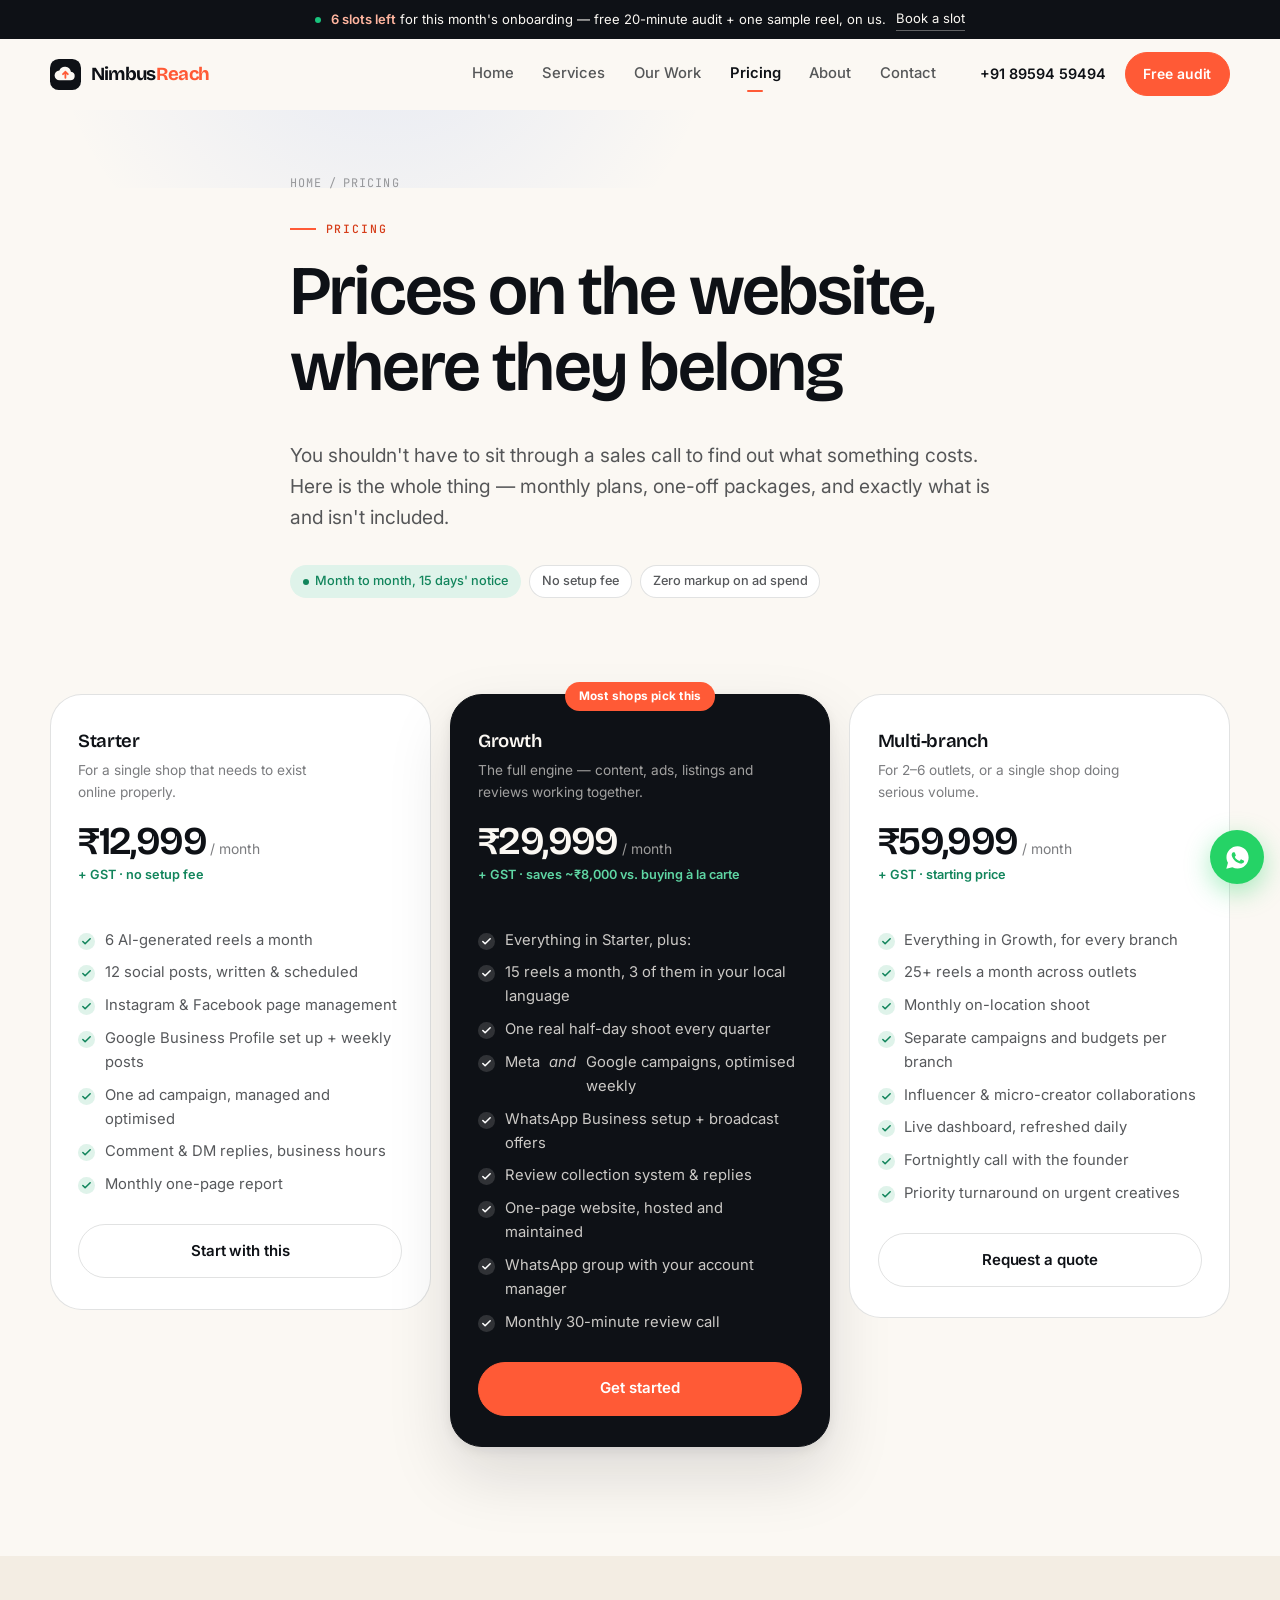
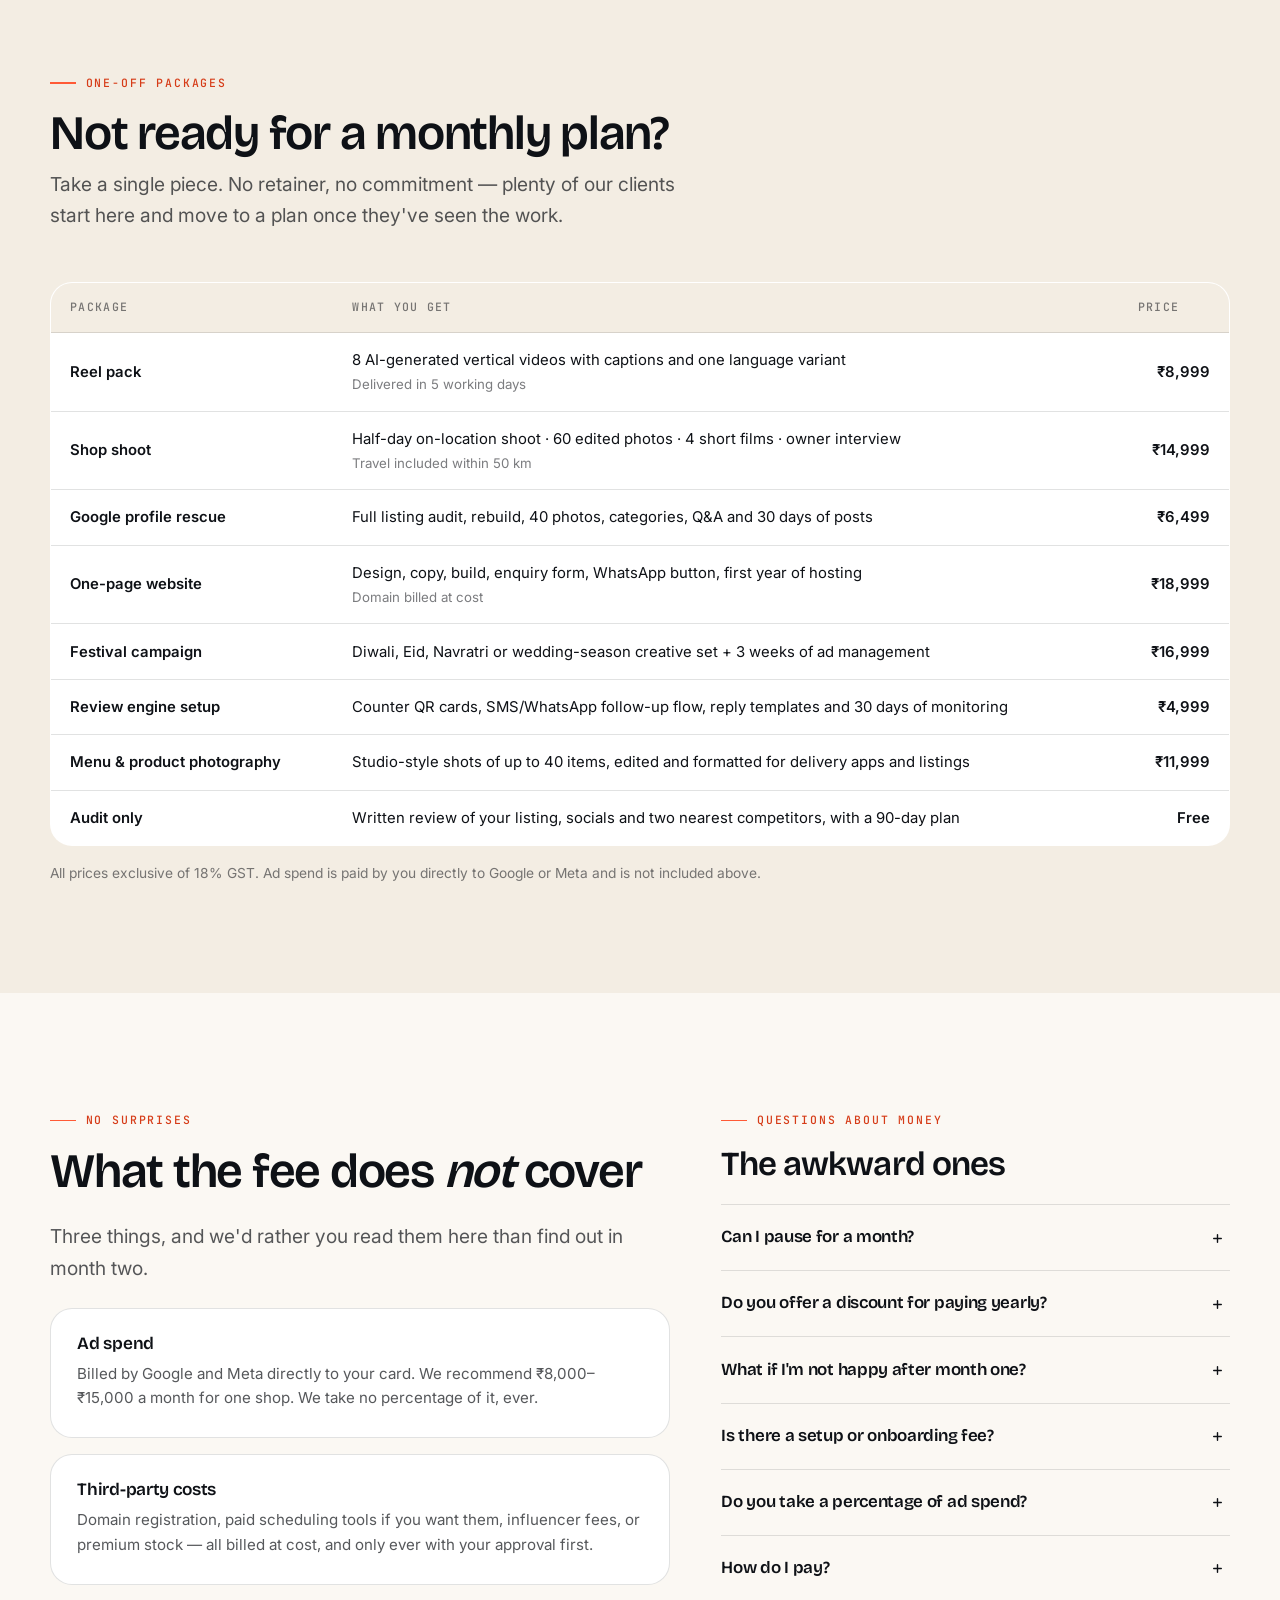
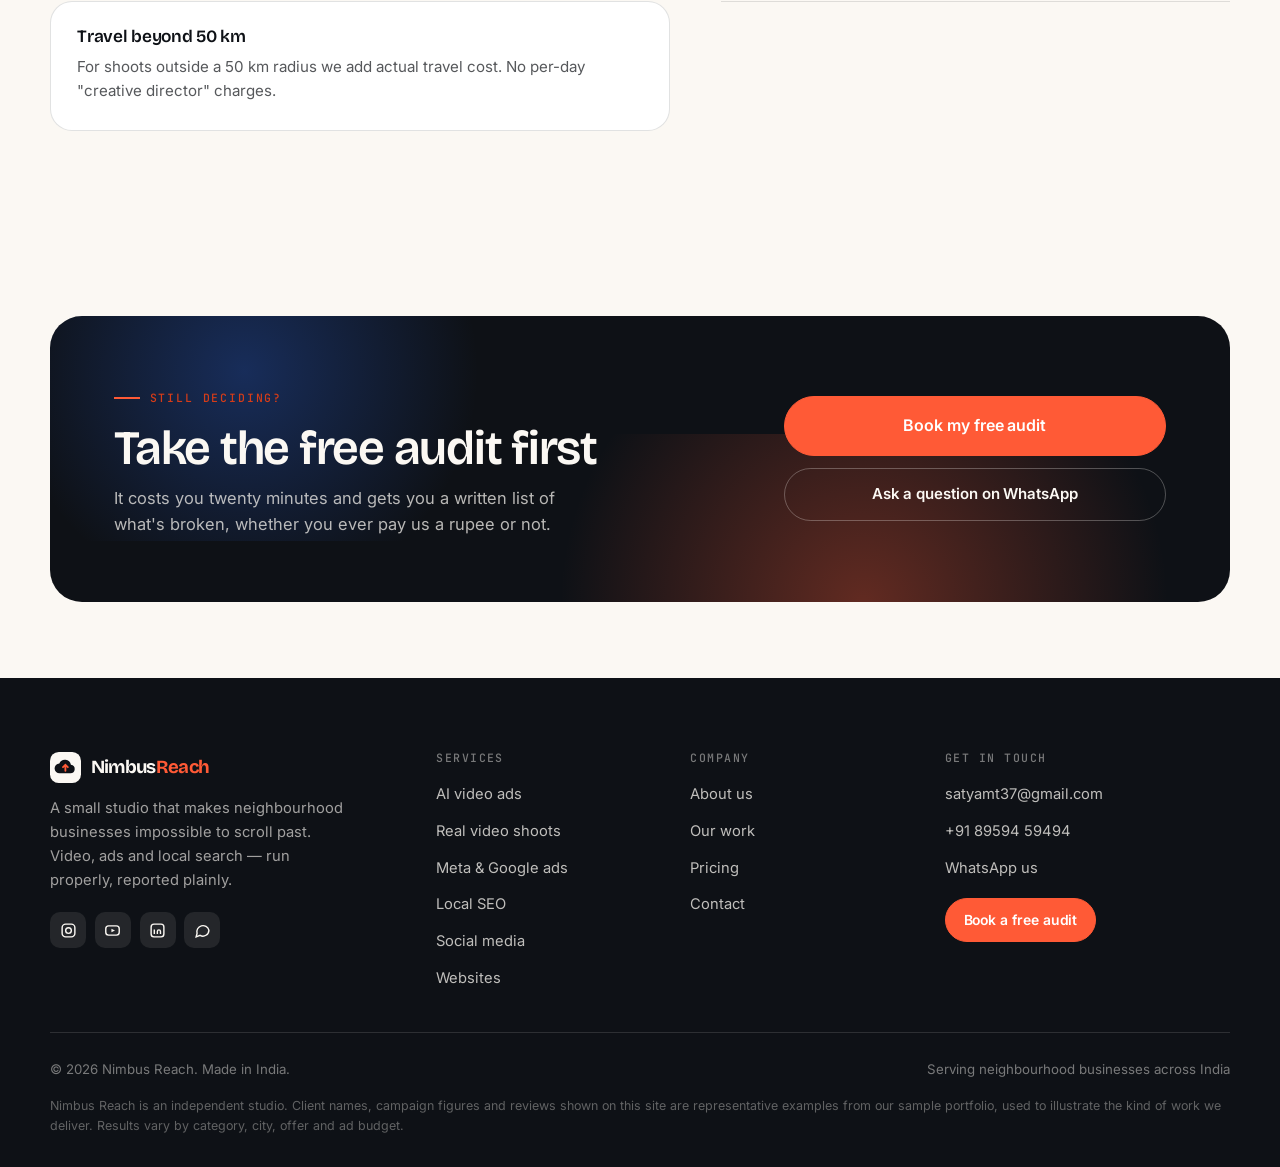
<file: pricing.html>
<!DOCTYPE html>
<html lang="en">
<head>
<meta charset="utf-8">
<meta name="viewport" content="width=device-width,initial-scale=1">
<title>Pricing — monthly plans &amp; one-off packages | Nimbus Reach</title>
<meta name="description" content="Transparent digital marketing pricing for local businesses in India. Monthly plans from ₹12,999 plus one-off video, shoot and website packages. No lock-in, no markup on ad spend.">
<meta name="theme-color" content="#0E1116">
<link rel="canonical" href="https://satyamt37.github.io/Digital_marketing/pricing.html">
<link rel="icon" href="assets/img/favicon.svg" type="image/svg+xml">
<meta property="og:title" content="Pricing | Nimbus Reach">
<meta property="og:description" content="Monthly plans from ₹12,999. No lock-in. No markup on ad spend.">
<meta property="og:image" content="https://satyamt37.github.io/Digital_marketing/assets/img/og.svg">
<link rel="preconnect" href="https://fonts.googleapis.com">
<link rel="preconnect" href="https://fonts.gstatic.com" crossorigin>
<link href="https://fonts.googleapis.com/css2?family=Bricolage+Grotesque:opsz,wght@12..96,400;12..96,600;12..96,700&family=Inter:wght@400;500;600&family=JetBrains+Mono:wght@400;500&display=swap" rel="stylesheet">
<link rel="stylesheet" href="assets/css/style.css">
</head>
<body>

<div class="topbar">
  <div class="wrap topbar__inner">
    <span class="dot dot--live"></span>
    <span><strong>6 slots left</strong> for this month's onboarding — free 20-minute audit + one sample reel, on us.</span>
    <a href="contact.html">Book a slot</a>
  </div>
</div>

<header class="header">
  <div class="wrap header__inner">
    <a class="logo" href="index.html" aria-label="Nimbus Reach home">
      <svg class="logo__mark" viewBox="0 0 32 32" fill="none" aria-hidden="true">
        <rect width="32" height="32" rx="9" fill="#0E1116"/>
        <path d="M10 22h11a4.5 4.5 0 0 0 .6-8.96 6.3 6.3 0 0 0-11.95-1.2A4.45 4.45 0 0 0 10 22Z" fill="#FBF8F3"/>
        <path d="M15.9 19.4v-6.2m0 0-2.5 2.5m2.5-2.5 2.5 2.5" stroke="#FF5A36" stroke-width="1.9" stroke-linecap="round" stroke-linejoin="round"/>
      </svg>
      <b>Nimbus<span>Reach</span></b>
    </a>
    <nav class="nav" id="nav" aria-label="Main">
      <a href="index.html">Home</a>
      <a href="services.html">Services</a>
      <a href="work.html">Our Work</a>
      <a href="pricing.html">Pricing</a>
      <a href="about.html">About</a>
      <a href="contact.html">Contact</a>
    </nav>
    <div class="header__cta">
      <a class="header__phone" href="tel:+918959459494" data-nr-phone>+91 89594 59494</a>
      <a class="btn btn--brand btn--sm" href="contact.html">Free audit</a>
      <button class="burger" type="button" aria-label="Menu" aria-expanded="false" aria-controls="nav"><span></span></button>
    </div>
  </div>
</header>

<main>

<section class="phero">
  <div class="wrap phero__inner">
    <div class="crumbs"><a href="index.html">Home</a><span>/</span>Pricing</div>
    <span class="eyebrow">Pricing</span>
    <h1>Prices on the website, where they belong</h1>
    <p class="lede">You shouldn't have to sit through a sales call to find out what something costs. Here is the whole thing — monthly plans, one-off packages, and exactly what is and isn't included.</p>
    <div class="hero__meta">
      <span class="chip chip--green"><span class="dot"></span> Month to month, 15 days' notice</span>
      <span class="chip">No setup fee</span>
      <span class="chip">Zero markup on ad spend</span>
    </div>
  </div>
</section>

<!-- PLANS -->
<section class="section" style="padding-top:clamp(2rem,4vw,3rem)">
  <div class="wrap">
    <div class="plans">
      <div class="plan rv">
        <div class="plan__name">Starter</div>
        <p class="plan__for">For a single shop that needs to exist online properly.</p>
        <div class="plan__price"><b>₹12,999</b><span>/ month</span></div>
        <span class="plan__save">+ GST · no setup fee</span>
        <ul class="ticks">
          <li>6 AI-generated reels a month</li>
          <li>12 social posts, written &amp; scheduled</li>
          <li>Instagram &amp; Facebook page management</li>
          <li>Google Business Profile set up + weekly posts</li>
          <li>One ad campaign, managed and optimised</li>
          <li>Comment &amp; DM replies, business hours</li>
          <li>Monthly one-page report</li>
        </ul>
        <a class="btn btn--ghost" href="contact.html?plan=Starter">Start with this</a>
      </div>

      <div class="plan plan--pop rv" data-delay="90">
        <span class="plan__badge">Most shops pick this</span>
        <div class="plan__name">Growth</div>
        <p class="plan__for">The full engine — content, ads, listings and reviews working together.</p>
        <div class="plan__price"><b>₹29,999</b><span>/ month</span></div>
        <span class="plan__save">+ GST · saves ~₹8,000 vs. buying à la carte</span>
        <ul class="ticks">
          <li>Everything in Starter, plus:</li>
          <li>15 reels a month, 3 of them in your local language</li>
          <li>One real half-day shoot every quarter</li>
          <li>Meta <em>and</em> Google campaigns, optimised weekly</li>
          <li>WhatsApp Business setup + broadcast offers</li>
          <li>Review collection system &amp; replies</li>
          <li>One-page website, hosted and maintained</li>
          <li>WhatsApp group with your account manager</li>
          <li>Monthly 30-minute review call</li>
        </ul>
        <a class="btn btn--brand" href="contact.html?plan=Growth">Get started</a>
      </div>

      <div class="plan rv" data-delay="180">
        <div class="plan__name">Multi-branch</div>
        <p class="plan__for">For 2–6 outlets, or a single shop doing serious volume.</p>
        <div class="plan__price"><b>₹59,999</b><span>/ month</span></div>
        <span class="plan__save">+ GST · starting price</span>
        <ul class="ticks">
          <li>Everything in Growth, for every branch</li>
          <li>25+ reels a month across outlets</li>
          <li>Monthly on-location shoot</li>
          <li>Separate campaigns and budgets per branch</li>
          <li>Influencer &amp; micro-creator collaborations</li>
          <li>Live dashboard, refreshed daily</li>
          <li>Fortnightly call with the founder</li>
          <li>Priority turnaround on urgent creatives</li>
        </ul>
        <a class="btn btn--ghost" href="contact.html?plan=Multi-branch">Request a quote</a>
      </div>
    </div>
  </div>
</section>

<!-- ONE-OFF -->
<section class="section section--paper2">
  <div class="wrap">
    <div class="head rv">
      <span class="eyebrow">One-off packages</span>
      <h2>Not ready for a monthly plan?</h2>
      <p class="lede">Take a single piece. No retainer, no commitment — plenty of our clients start here and move to a plan once they've seen the work.</p>
    </div>

    <div class="table-scroll rv">
      <table class="addons">
        <thead>
          <tr><th>Package</th><th>What you get</th><th>Price</th></tr>
        </thead>
        <tbody>
          <tr>
            <td><b>Reel pack</b></td>
            <td>8 AI-generated vertical videos with captions and one language variant<small>Delivered in 5 working days</small></td>
            <td>₹8,999</td>
          </tr>
          <tr>
            <td><b>Shop shoot</b></td>
            <td>Half-day on-location shoot · 60 edited photos · 4 short films · owner interview<small>Travel included within 50 km</small></td>
            <td>₹14,999</td>
          </tr>
          <tr>
            <td><b>Google profile rescue</b></td>
            <td>Full listing audit, rebuild, 40 photos, categories, Q&amp;A and 30 days of posts</td>
            <td>₹6,499</td>
          </tr>
          <tr>
            <td><b>One-page website</b></td>
            <td>Design, copy, build, enquiry form, WhatsApp button, first year of hosting<small>Domain billed at cost</small></td>
            <td>₹18,999</td>
          </tr>
          <tr>
            <td><b>Festival campaign</b></td>
            <td>Diwali, Eid, Navratri or wedding-season creative set + 3 weeks of ad management</td>
            <td>₹16,999</td>
          </tr>
          <tr>
            <td><b>Review engine setup</b></td>
            <td>Counter QR cards, SMS/WhatsApp follow-up flow, reply templates and 30 days of monitoring</td>
            <td>₹4,999</td>
          </tr>
          <tr>
            <td><b>Menu &amp; product photography</b></td>
            <td>Studio-style shots of up to 40 items, edited and formatted for delivery apps and listings</td>
            <td>₹11,999</td>
          </tr>
          <tr>
            <td><b>Audit only</b></td>
            <td>Written review of your listing, socials and two nearest competitors, with a 90-day plan</td>
            <td>Free</td>
          </tr>
        </tbody>
      </table>
    </div>
    <p style="margin-top:1rem;font-size:.86rem;color:var(--ink-55)">All prices exclusive of 18% GST. Ad spend is paid by you directly to Google or Meta and is not included above.</p>
  </div>
</section>

<!-- WHAT'S NOT INCLUDED + FAQ -->
<section class="section">
  <div class="wrap">
    <div class="split">
      <div class="rv">
        <span class="eyebrow">No surprises</span>
        <h2>What the fee does <em>not</em> cover</h2>
        <p class="lede" style="margin-bottom:1.5rem">Three things, and we'd rather you read them here than find out in month two.</p>
        <div class="card" style="margin-bottom:1rem">
          <h3 style="font-size:1.08rem">Ad spend</h3>
          <p>Billed by Google and Meta directly to your card. We recommend ₹8,000–₹15,000 a month for one shop. We take no percentage of it, ever.</p>
        </div>
        <div class="card" style="margin-bottom:1rem">
          <h3 style="font-size:1.08rem">Third-party costs</h3>
          <p>Domain registration, paid scheduling tools if you want them, influencer fees, or premium stock — all billed at cost, and only ever with your approval first.</p>
        </div>
        <div class="card">
          <h3 style="font-size:1.08rem">Travel beyond 50 km</h3>
          <p>For shoots outside a 50 km radius we add actual travel cost. No per-day "creative director" charges.</p>
        </div>
      </div>

      <div class="rv" data-delay="100">
        <span class="eyebrow">Questions about money</span>
        <h2 style="font-size:clamp(1.6rem,3vw,2.1rem)">The awkward ones</h2>
        <div class="faq" style="margin-top:1.4rem">
          <div class="faq__item">
            <button class="faq__q" type="button" aria-expanded="false">Can I pause for a month?</button>
            <div class="faq__a"><div>Yes — seasonal businesses do this all the time. Give us 15 days' notice and we'll park everything, keep the listing ticking over for free, and pick up where we left off.</div></div>
          </div>
          <div class="faq__item">
            <button class="faq__q" type="button" aria-expanded="false">Do you offer a discount for paying yearly?</button>
            <div class="faq__a"><div>Two months free on a twelve-month prepay. But we'd honestly rather you did three months monthly first and decided with evidence.</div></div>
          </div>
          <div class="faq__item">
            <button class="faq__q" type="button" aria-expanded="false">What if I'm not happy after month one?</button>
            <div class="faq__a"><div>Tell us in the first 30 days and we'll refund that month's fee in full. You keep every video, photo and file we produced. We've had to do it three times; each was our fault.</div></div>
          </div>
          <div class="faq__item">
            <button class="faq__q" type="button" aria-expanded="false">Is there a setup or onboarding fee?</button>
            <div class="faq__a"><div>No. The audit, strategy session, account setup and first content calendar are all part of month one.</div></div>
          </div>
          <div class="faq__item">
            <button class="faq__q" type="button" aria-expanded="false">Do you take a percentage of ad spend?</button>
            <div class="faq__a"><div>No. Percentage-of-spend billing quietly rewards an agency for spending more of your money. Our fee is flat, so the only way we look good is by making the spend work harder.</div></div>
          </div>
          <div class="faq__item">
            <button class="faq__q" type="button" aria-expanded="false">How do I pay?</button>
            <div class="faq__a"><div>UPI, bank transfer or card. Invoice raised on the 1st, GST included, payable within seven days.</div></div>
          </div>
        </div>
      </div>
    </div>
  </div>
</section>

<section class="section section--tight">
  <div class="wrap">
    <div class="cta rv">
      <div class="cta__inner">
        <div>
          <span class="eyebrow">Still deciding?</span>
          <h2>Take the free audit first</h2>
          <p>It costs you twenty minutes and gets you a written list of what's broken, whether you ever pay us a rupee or not.</p>
        </div>
        <div class="cta__side">
          <a class="btn btn--brand btn--lg" href="contact.html">Book my free audit</a>
          <a class="btn btn--outline-light" href="#" data-nr-wa target="_blank" rel="noopener">Ask a question on WhatsApp</a>
        </div>
      </div>
    </div>
  </div>
</section>

</main>

<footer class="footer">
  <div class="wrap">
    <div class="footer__grid">
      <div>
        <a class="logo" href="index.html">
          <svg class="logo__mark" viewBox="0 0 32 32" fill="none" aria-hidden="true">
            <rect width="32" height="32" rx="9" fill="#FBF8F3"/>
            <path d="M10 22h11a4.5 4.5 0 0 0 .6-8.96 6.3 6.3 0 0 0-11.95-1.2A4.45 4.45 0 0 0 10 22Z" fill="#0E1116"/>
            <path d="M15.9 19.4v-6.2m0 0-2.5 2.5m2.5-2.5 2.5 2.5" stroke="#FF5A36" stroke-width="1.9" stroke-linecap="round" stroke-linejoin="round"/>
          </svg>
          <b>Nimbus<span>Reach</span></b>
        </a>
        <p>A small studio that makes neighbourhood businesses impossible to scroll past. Video, ads and local search — run properly, reported plainly.</p>
        <div class="socials">
          <a href="#" aria-label="Instagram"><svg width="17" height="17" viewBox="0 0 24 24" fill="none" stroke="currentColor" stroke-width="2"><rect x="3" y="3" width="18" height="18" rx="5"/><circle cx="12" cy="12" r="4"/></svg></a>
          <a href="#" aria-label="YouTube"><svg width="17" height="17" viewBox="0 0 24 24" fill="none" stroke="currentColor" stroke-width="2"><rect x="2.5" y="5.5" width="19" height="13" rx="4"/><path d="m10.5 9.5 5 2.5-5 2.5z" fill="currentColor" stroke="none"/></svg></a>
          <a href="#" aria-label="LinkedIn"><svg width="17" height="17" viewBox="0 0 24 24" fill="none" stroke="currentColor" stroke-width="2"><rect x="3" y="3" width="18" height="18" rx="4"/><path d="M7.5 10.5V17M7.5 7.2v.01M11.8 17v-3.7a2.2 2.2 0 0 1 4.4 0V17"/></svg></a>
          <a href="#" data-nr-wa aria-label="WhatsApp" target="_blank" rel="noopener"><svg width="17" height="17" viewBox="0 0 24 24" fill="none" stroke="currentColor" stroke-width="2"><path d="M21 11.5a8.4 8.4 0 0 1-12.4 7.4L3 21l1.3-4.9A8.4 8.4 0 1 1 21 11.5Z"/></svg></a>
        </div>
      </div>
      <div>
        <h4>Services</h4>
        <ul>
          <li><a href="services.html#ai-video">AI video ads</a></li>
          <li><a href="services.html#real-video">Real video shoots</a></li>
          <li><a href="services.html#ads">Meta &amp; Google ads</a></li>
          <li><a href="services.html#seo">Local SEO</a></li>
          <li><a href="services.html#social">Social media</a></li>
          <li><a href="services.html#web">Websites</a></li>
        </ul>
      </div>
      <div>
        <h4>Company</h4>
        <ul>
          <li><a href="about.html">About us</a></li>
          <li><a href="work.html">Our work</a></li>
          <li><a href="pricing.html">Pricing</a></li>
          <li><a href="contact.html">Contact</a></li>
        </ul>
      </div>
      <div>
        <h4>Get in touch</h4>
        <ul>
          <li><a href="mailto:satyamt37@gmail.com" data-nr-email>satyamt37@gmail.com</a></li>
          <li><a href="tel:+918959459494" data-nr-phone>+91 89594 59494</a></li>
          <li><a href="#" data-nr-wa target="_blank" rel="noopener">WhatsApp us</a></li>
          <li><span data-nr-address></span></li>
        </ul>
        <a class="btn btn--brand btn--sm" href="contact.html" style="margin-top:1.1rem">Book a free audit</a>
      </div>
    </div>
    <div class="footer__bottom">
      <span>© <span data-year>2026</span> Nimbus Reach. Made in India.</span>
      <span>Serving neighbourhood businesses across India</span>
    </div>
    <p class="disclaimer">
      Nimbus Reach is an independent studio. Client names, campaign figures and reviews shown on this
      site are representative examples from our sample portfolio, used to illustrate the kind of work
      we deliver. Results vary by category, city, offer and ad budget.
    </p>
  </div>
</footer>

<a class="wa" href="#" data-nr-wa target="_blank" rel="noopener" aria-label="Chat on WhatsApp">
  <svg width="27" height="27" viewBox="0 0 24 24" fill="#fff"><path d="M12.04 2C6.6 2 2.2 6.4 2.2 11.84c0 1.74.46 3.44 1.32 4.93L2.05 22l5.36-1.4a9.8 9.8 0 0 0 4.63 1.18h.01c5.43 0 9.84-4.4 9.84-9.84S17.47 2 12.04 2Zm5.76 14.06c-.24.68-1.42 1.3-1.95 1.34-.5.05-.97.23-3.27-.68-2.76-1.09-4.5-3.9-4.64-4.08-.13-.18-1.1-1.47-1.1-2.8 0-1.33.7-1.98.94-2.25.25-.27.54-.34.72-.34l.52.01c.17.01.39-.06.61.47.23.54.77 1.87.84 2 .07.14.11.3.02.48-.09.18-.14.29-.27.45-.14.16-.29.35-.41.47-.14.13-.28.28-.12.55.16.27.72 1.18 1.54 1.91 1.06.94 1.95 1.23 2.22 1.37.27.14.43.11.59-.07.16-.18.68-.79.86-1.06.18-.27.36-.23.61-.14.25.09 1.57.74 1.84.87.27.14.45.2.52.32.07.11.07.63-.17 1.31Z"/></svg>
</a>

<script src="assets/js/site.js"></script>
</body>
</html>
</file>
<file: assets/css/style.css>
/* ==========================================================================
   Nimbus Reach — core stylesheet
   Palette: warm paper + deep ink + vermilion accent + nimbus blue
   ========================================================================== */

:root{
  --ink:#0E1116;
  --ink-70:rgba(14,17,22,.7);
  --ink-55:rgba(14,17,22,.55);
  --ink-40:rgba(14,17,22,.4);
  --ink-12:rgba(14,17,22,.12);
  --ink-07:rgba(14,17,22,.07);

  --paper:#FBF8F3;
  --paper-2:#F3EDE3;
  --paper-3:#EAE2D5;
  --white:#fff;

  --brand:#FF5A36;
  --brand-deep:#D63C18;
  --brand-soft:#FFE9E2;

  --sky:#2E6DF6;
  --sky-soft:#E4EDFF;
  --mist:#DCE7F5;

  --green:#12855C;
  --green-soft:#DFF3EA;
  --gold:#E1A32B;
  --gold-soft:#FBF0D8;

  --radius-s:8px;
  --radius:14px;
  --radius-l:22px;
  --radius-xl:32px;

  --shadow-s:0 1px 2px rgba(14,17,22,.06), 0 2px 8px rgba(14,17,22,.05);
  --shadow-m:0 2px 6px rgba(14,17,22,.06), 0 12px 32px rgba(14,17,22,.08);
  --shadow-l:0 4px 12px rgba(14,17,22,.07), 0 28px 64px rgba(14,17,22,.13);

  --font-display:"Bricolage Grotesque","Segoe UI",system-ui,sans-serif;
  --font-body:"Inter","Segoe UI",system-ui,-apple-system,sans-serif;
  --font-mono:"JetBrains Mono",ui-monospace,SFMono-Regular,Menlo,monospace;

  --wrap:1180px;
  --nav-h:70px;
}

*,*::before,*::after{box-sizing:border-box}

html{scroll-behavior:smooth;scroll-padding-top:90px;-webkit-text-size-adjust:100%}

body{
  margin:0;
  font-family:var(--font-body);
  font-size:16.5px;
  line-height:1.62;
  color:var(--ink);
  background:var(--paper);
  -webkit-font-smoothing:antialiased;
  overflow-x:clip;          /* clip beats hidden: doesn't create a scroll container */
  min-height:100dvh;
}

img{max-width:100%;height:auto;display:block}
a{color:inherit;text-decoration:none}
button{font:inherit;color:inherit}

/* long emails, URLs and unbroken words must never widen a phone layout */
p,li,td,th,h1,h2,h3,h4,a,span,label{overflow-wrap:break-word}
h1,h2,h3,h4{hyphens:auto}

/* Grid and flex children default to min-width:auto, which means they refuse to
   shrink below their content. On a 320px phone that is what pushes a layout
   sideways. Every track in this design is allowed to shrink instead. */
.split > *,.bento > *,.plans > *,.works > *,.form__row > *,.stats > *,.steps > *{min-width:0}
select,input,textarea{min-width:0;max-width:100%}

h1,h2,h3,h4{
  font-family:var(--font-display);
  font-weight:600;
  line-height:1.08;
  letter-spacing:-.026em;
  margin:0 0 .5em;
  text-wrap:balance;
}
h1{font-size:clamp(2.5rem,6.2vw,4.35rem)}
h2{font-size:clamp(1.95rem,4.1vw,3rem)}
h3{font-size:clamp(1.2rem,2.1vw,1.5rem);letter-spacing:-.018em}
h4{font-size:1.03rem;letter-spacing:-.01em}
p{margin:0 0 1.05em;text-wrap:pretty}
p:last-child{margin-bottom:0}

::selection{background:var(--brand);color:#fff}

/* ---------- layout helpers ---------- */
.wrap{width:min(100% - 2.6rem,var(--wrap));margin-inline:auto}
.section{padding:clamp(4.2rem,8.5vw,7.5rem) 0}
.section--tight{padding:clamp(3rem,6vw,4.75rem) 0}
.section--paper2{background:var(--paper-2)}
.section--ink{background:var(--ink);color:var(--paper)}
.center{text-align:center}
.lede{font-size:clamp(1.06rem,1.6vw,1.2rem);color:var(--ink-70);max-width:60ch}
.center .lede{margin-inline:auto}
.section--ink .lede{color:rgba(251,248,243,.72)}

/* ---------- eyebrow / kicker ---------- */
.eyebrow{
  font-family:var(--font-mono);
  font-size:.715rem;
  letter-spacing:.16em;
  text-transform:uppercase;
  color:var(--brand-deep);
  display:inline-flex;
  align-items:center;
  gap:.6rem;
  margin-bottom:1rem;
  font-weight:500;
}
.eyebrow::before{
  content:"";width:26px;height:1.5px;background:var(--brand);display:inline-block;
}
.section--ink .eyebrow{color:#FF9376}
.section--ink .eyebrow::before{background:#FF9376}

/* ---------- head block ---------- */
.head{max-width:64ch;margin-bottom:clamp(2.2rem,4vw,3.4rem)}
.head.center{margin-inline:auto}
.head h2{margin-bottom:.55rem}

/* ---------- underline squiggle ---------- */
.mark{position:relative;display:inline-block;white-space:nowrap}
.mark svg{position:absolute;left:-2%;bottom:-.22em;width:104%;height:.42em;overflow:visible}
.mark svg path{fill:none;stroke:var(--brand);stroke-width:7;stroke-linecap:round;
  stroke-dasharray:600;stroke-dashoffset:600;animation:draw 1.1s .35s cubic-bezier(.6,.05,.3,1) forwards}
@keyframes draw{to{stroke-dashoffset:0}}
.hl{background:linear-gradient(180deg,transparent 62%,var(--gold-soft) 62%);padding:0 .12em}

/* ---------- buttons ---------- */
.btn{
  --bg:var(--ink);--fg:var(--paper);--bd:var(--ink);
  display:inline-flex;align-items:center;justify-content:center;gap:.55rem;
  padding:.86rem 1.5rem;border-radius:100px;border:1.5px solid var(--bd);
  background:var(--bg);color:var(--fg);
  font-weight:600;font-size:.94rem;letter-spacing:-.005em;
  cursor:pointer;transition:transform .18s cubic-bezier(.2,.8,.3,1),box-shadow .18s,background .18s,color .18s,border-color .18s;
  white-space:nowrap;
}
.btn:hover{transform:translateY(-2px);box-shadow:var(--shadow-m)}
.btn:active{transform:translateY(0)}
.btn svg{flex:none;transition:transform .2s}
.btn:hover svg{transform:translateX(3px)}
.btn--brand{--bg:var(--brand);--fg:#fff;--bd:var(--brand)}
.btn--brand:hover{--bg:var(--brand-deep);--bd:var(--brand-deep)}
.btn--ghost{--bg:transparent;--fg:var(--ink);--bd:var(--ink-12)}
.btn--ghost:hover{--bd:var(--ink);background:var(--white)}
.btn--light{--bg:var(--paper);--fg:var(--ink);--bd:var(--paper)}
.btn--outline-light{--bg:transparent;--fg:var(--paper);--bd:rgba(251,248,243,.28)}
.btn--outline-light:hover{--bd:var(--paper)}
.btn--sm{padding:.6rem 1.1rem;font-size:.87rem}
.btn--lg{padding:1rem 1.85rem;font-size:1rem}
.btn-row{display:flex;flex-wrap:wrap;gap:.75rem;align-items:center}
.center .btn-row{justify-content:center}

.textlink{
  display:inline-flex;align-items:center;gap:.4rem;font-weight:600;font-size:.94rem;
  color:var(--ink);border-bottom:1.5px solid var(--brand);padding-bottom:2px;transition:gap .2s,color .2s;
}
.textlink:hover{gap:.7rem;color:var(--brand-deep)}

/* ---------- chips / pills ---------- */
.chip{
  display:inline-flex;align-items:center;gap:.4rem;
  padding:.34rem .74rem;border-radius:100px;
  background:var(--white);border:1px solid var(--ink-12);
  font-size:.795rem;font-weight:500;color:var(--ink-70);
}
.chip--brand{background:var(--brand-soft);border-color:transparent;color:var(--brand-deep)}
.chip--green{background:var(--green-soft);border-color:transparent;color:var(--green)}
.chip--sky{background:var(--sky-soft);border-color:transparent;color:var(--sky)}
.dot{width:6px;height:6px;border-radius:50%;background:currentColor;flex:none}
.dot--live{background:#19C37D;box-shadow:0 0 0 0 rgba(25,195,125,.55);animation:pulse 2s infinite}
@keyframes pulse{70%{box-shadow:0 0 0 7px rgba(25,195,125,0)}100%{box-shadow:0 0 0 0 rgba(25,195,125,0)}}

/* ==========================================================================
   HEADER
   ========================================================================== */
.header{
  position:sticky;top:0;z-index:60;
  background:rgba(251,248,243,.82);
  backdrop-filter:saturate(1.6) blur(14px);
  -webkit-backdrop-filter:saturate(1.6) blur(14px);
  border-bottom:1px solid transparent;
  transition:border-color .25s,box-shadow .25s,background .25s;
}
.header.is-stuck{border-bottom-color:var(--ink-12);box-shadow:0 6px 24px rgba(14,17,22,.05)}
.header__inner{display:flex;align-items:center;gap:1.4rem;height:var(--nav-h)}

.logo{display:flex;align-items:center;gap:.6rem;font-family:var(--font-display);
  font-weight:700;font-size:1.16rem;letter-spacing:-.035em;flex:none}
.logo__mark{width:31px;height:31px;flex:none}
.logo b{font-weight:700}
.logo span{color:var(--brand)}

.nav{display:flex;align-items:center;gap:.15rem;margin-left:auto}
.nav a{
  padding:.5rem .82rem;border-radius:100px;font-size:.925rem;font-weight:500;
  color:var(--ink-70);transition:color .18s,background .18s;position:relative;
}
.nav a:hover{color:var(--ink);background:var(--ink-07)}
.nav a.is-active{color:var(--ink);font-weight:600}
.nav a.is-active::after{
  content:"";position:absolute;left:50%;transform:translateX(-50%);bottom:2px;
  width:16px;height:2px;border-radius:2px;background:var(--brand);
}
.header__cta{display:flex;align-items:center;gap:.6rem;flex:none}
.header__phone{
  display:inline-flex;align-items:center;gap:.45rem;font-weight:600;font-size:.9rem;
  color:var(--ink);padding:.5rem .55rem;border-radius:100px;
}
.header__phone:hover{color:var(--brand-deep)}

.burger{display:none;width:42px;height:42px;border-radius:12px;border:1px solid var(--ink-12);
  background:var(--white);align-items:center;justify-content:center;cursor:pointer;flex:none}
.burger span{display:block;width:17px;height:1.6px;background:var(--ink);position:relative;transition:.25s}
.burger span::before,.burger span::after{content:"";position:absolute;left:0;width:17px;height:1.6px;background:var(--ink);transition:.25s}
.burger span::before{top:-5.5px}.burger span::after{top:5.5px}
.burger.is-open span{background:transparent}
.burger.is-open span::before{top:0;transform:rotate(45deg)}
.burger.is-open span::after{top:0;transform:rotate(-45deg)}

/* announcement bar */
.topbar{background:var(--ink);color:var(--paper);font-size:.815rem;padding:.5rem 0}
.topbar__inner{display:flex;align-items:center;justify-content:center;gap:.6rem;flex-wrap:wrap;text-align:center}
.topbar strong{color:#FFB59F;font-weight:600}
.topbar a{border-bottom:1px solid rgba(251,248,243,.35);padding-bottom:1px}
.topbar a:hover{border-color:var(--paper)}

/* ==========================================================================
   HERO
   ========================================================================== */
.hero{position:relative;padding:clamp(3rem,6vw,5.2rem) 0 clamp(3.4rem,6vw,5.5rem);overflow:hidden}
.hero::before{
  content:"";position:absolute;inset:-30% -10% auto -10%;height:130%;z-index:0;
  background:
    radial-gradient(46% 42% at 78% 12%,rgba(46,109,246,.13),transparent 62%),
    radial-gradient(40% 40% at 12% 8%,rgba(255,90,54,.11),transparent 60%);
  pointer-events:none;
}
.hero__grid{
  position:relative;z-index:1;display:grid;gap:clamp(2.4rem,5vw,4rem);
  grid-template-columns:minmax(0,1.06fr) minmax(0,.94fr);align-items:center;
}
.hero h1{margin-bottom:1.1rem}
.hero .lede{font-size:clamp(1.08rem,1.55vw,1.22rem);max-width:52ch;margin-bottom:1.9rem}
.hero__meta{display:flex;flex-wrap:wrap;gap:.5rem;margin-top:2rem;align-items:center}
.hero__note{font-size:.85rem;color:var(--ink-55);margin-top:1.1rem;display:flex;align-items:center;gap:.5rem}

/* phone / reel mockup */
.stage{position:relative;display:flex;justify-content:center;align-items:center;min-height:440px}
.phone{
  position:relative;width:255px;aspect-ratio:9/19;border-radius:38px;background:var(--ink);
  padding:9px;box-shadow:var(--shadow-l),0 0 0 1px rgba(14,17,22,.06);
  transform:rotate(-3.2deg);z-index:2;
}
.phone__screen{position:relative;width:100%;height:100%;border-radius:30px;overflow:hidden;background:#111}
.phone__screen img{width:100%;height:100%;object-fit:cover}
.phone__notch{position:absolute;top:9px;left:50%;transform:translateX(-50%);width:74px;height:19px;
  background:var(--ink);border-radius:100px;z-index:4}
.phone__ui{position:absolute;inset:0;z-index:3;display:flex;flex-direction:column;justify-content:space-between;
  padding:34px 12px 14px;color:#fff;
  background:linear-gradient(180deg,rgba(0,0,0,.42) 0%,transparent 26%,transparent 52%,rgba(0,0,0,.72) 100%)}
.phone__top{display:flex;align-items:center;gap:.4rem;font-size:.7rem;font-weight:600;letter-spacing:.02em}
.phone__cap{font-size:.75rem;line-height:1.45}
.phone__cap b{display:block;font-size:.82rem;margin-bottom:.18rem}
.phone__cap span{opacity:.78;font-size:.7rem}
.phone__cta{margin-top:.55rem;background:#fff;color:#111;border-radius:8px;text-align:center;
  padding:.4rem;font-size:.7rem;font-weight:700}
.phone__side{position:absolute;right:12px;bottom:64px;display:flex;flex-direction:column;gap:.85rem;align-items:center;z-index:4}

/* floating cards */
.float{
  position:absolute;background:var(--white);border-radius:var(--radius);padding:.8rem .95rem;
  box-shadow:var(--shadow-l);border:1px solid var(--ink-07);z-index:3;
  animation:bob 6s ease-in-out infinite;
}
@keyframes bob{0%,100%{transform:translateY(0)}50%{transform:translateY(-9px)}}
.float--a{top:6%;left:-4%;animation-delay:-1s}
.float--b{bottom:12%;right:-6%;animation-delay:-3.4s}
.float--c{bottom:-2%;left:2%;animation-delay:-2s}
.float__k{font-family:var(--font-mono);font-size:.7rem;letter-spacing:.09em;text-transform:uppercase;color:var(--ink-40)}
.float__v{font-family:var(--font-display);font-size:1.32rem;font-weight:600;letter-spacing:-.02em;line-height:1.2}
.float__v small{font-size:.72rem;color:var(--green);font-weight:600;margin-left:.3rem}
.float--rating{display:flex;align-items:center;gap:.6rem}
.stars{color:var(--gold);font-size:.86rem;letter-spacing:.06em}
.spark{display:flex;align-items:flex-end;gap:2.5px;height:26px;margin-top:.35rem}
.spark i{width:5px;background:var(--sky);border-radius:2px;display:block;opacity:.85}

/* ---------- marquee ---------- */
.marquee{
  overflow:hidden;border-block:1px solid var(--ink-12);background:var(--paper-2);
  padding:1.1rem 0;-webkit-mask-image:linear-gradient(90deg,transparent,#000 8%,#000 92%,transparent);
  mask-image:linear-gradient(90deg,transparent,#000 8%,#000 92%,transparent);
}
.marquee__track{display:flex;gap:2.8rem;width:max-content;animation:slide 42s linear infinite}
.marquee:hover .marquee__track{animation-play-state:paused}
@keyframes slide{to{transform:translateX(-50%)}}
.marquee__item{display:flex;align-items:center;gap:.55rem;font-family:var(--font-display);
  font-weight:600;font-size:1rem;letter-spacing:-.02em;color:var(--ink-55);white-space:nowrap}
.marquee__item svg{opacity:.55;flex:none}

/* ==========================================================================
   STATS
   ========================================================================== */
.stats{display:grid;grid-template-columns:repeat(4,1fr);gap:1px;background:var(--ink-12);
  border:1px solid var(--ink-12);border-radius:var(--radius-l);overflow:hidden}
.stat{background:var(--paper);padding:1.8rem 1.5rem}
.section--ink .stats{background:rgba(251,248,243,.14);border-color:rgba(251,248,243,.14)}
.section--ink .stat{background:var(--ink)}
.stat__n{font-family:var(--font-display);font-size:clamp(1.9rem,3.4vw,2.65rem);font-weight:600;
  letter-spacing:-.035em;line-height:1;margin-bottom:.4rem;display:flex;align-items:baseline}
.stat__n .suf{color:var(--brand);margin-left:.06em}
.stat__l{font-size:.87rem;color:var(--ink-55);line-height:1.4}
.section--ink .stat__l{color:rgba(251,248,243,.6)}

/* ==========================================================================
   CARDS / BENTO
   ========================================================================== */
.card{
  background:var(--white);border:1px solid var(--ink-12);border-radius:var(--radius-l);
  padding:1.65rem;transition:transform .25s cubic-bezier(.2,.8,.3,1),box-shadow .25s,border-color .25s;
  position:relative;overflow:hidden;
}
.card:hover{transform:translateY(-4px);box-shadow:var(--shadow-m);border-color:rgba(14,17,22,.18)}
.card h3{margin-bottom:.5rem}
.card p{color:var(--ink-70);font-size:.945rem;margin-bottom:0}

.ico{
  width:44px;height:44px;border-radius:13px;display:grid;place-items:center;margin-bottom:1.05rem;
  background:var(--brand-soft);color:var(--brand-deep);flex:none;
}
.ico--sky{background:var(--sky-soft);color:var(--sky)}
.ico--green{background:var(--green-soft);color:var(--green)}
.ico--gold{background:var(--gold-soft);color:#9C6B0B}
.ico--ink{background:var(--ink);color:var(--paper)}

.bento{display:grid;grid-template-columns:repeat(6,1fr);gap:1.1rem}
.bento > *{grid-column:span 2}
.bento .span3{grid-column:span 3}
.bento .span4{grid-column:span 4}
.bento .span6{grid-column:span 6}

.card--feature{
  background:var(--ink);color:var(--paper);border-color:var(--ink);
  display:flex;flex-direction:column;justify-content:space-between;gap:1.4rem;
}
.card--feature p{color:rgba(251,248,243,.7)}
.card--feature h3{color:var(--paper)}
.card--feature::after{
  content:"";position:absolute;right:-70px;bottom:-90px;width:230px;height:230px;border-radius:50%;
  background:radial-gradient(circle,rgba(255,90,54,.42),transparent 68%);pointer-events:none;
}

.ticks{list-style:none;margin:1.1rem 0 0;padding:0;display:grid;gap:.55rem}
.ticks li{display:flex;gap:.6rem;font-size:.925rem;color:var(--ink-70);align-items:flex-start}
.ticks li::before{
  content:"";flex:none;width:17px;height:17px;border-radius:50%;margin-top:.25rem;
  background:var(--green-soft) url("data:image/svg+xml,%3Csvg xmlns='http://www.w3.org/2000/svg' viewBox='0 0 24 24' fill='none' stroke='%2312855C' stroke-width='3.4' stroke-linecap='round' stroke-linejoin='round'%3E%3Cpolyline points='20 6 9 17 4 12'/%3E%3C/svg%3E") center/11px no-repeat;
}
.card--feature .ticks li{color:rgba(251,248,243,.78)}
.card--feature .ticks li::before{background-color:rgba(255,255,255,.14);
  background-image:url("data:image/svg+xml,%3Csvg xmlns='http://www.w3.org/2000/svg' viewBox='0 0 24 24' fill='none' stroke='%23FFFFFF' stroke-width='3.4' stroke-linecap='round' stroke-linejoin='round'%3E%3Cpolyline points='20 6 9 17 4 12'/%3E%3C/svg%3E")}

/* ==========================================================================
   PROCESS
   ========================================================================== */
.steps{display:grid;gap:0;border-top:1px solid var(--ink-12)}
.step{
  display:grid;grid-template-columns:76px minmax(0,1fr) minmax(0,1.1fr);gap:1.6rem;
  padding:1.9rem 0;border-bottom:1px solid var(--ink-12);align-items:start;
  transition:background .25s;
}
.step:hover{background:rgba(255,255,255,.55)}
.step__n{
  font-family:var(--font-mono);font-size:.78rem;color:var(--brand-deep);font-weight:500;
  padding-top:.35rem;letter-spacing:.06em;
}
.step h3{margin-bottom:.3rem}
.step__t{font-size:.83rem;color:var(--ink-40);font-family:var(--font-mono)}
.step p{color:var(--ink-70);font-size:.95rem;margin:0}

/* ==========================================================================
   WORK / CASE STUDIES
   ========================================================================== */
.works{display:grid;grid-template-columns:repeat(auto-fit,minmax(320px,1fr));gap:1.4rem}
.work{
  background:var(--white);border:1px solid var(--ink-12);border-radius:var(--radius-l);
  overflow:hidden;display:flex;flex-direction:column;
  transition:transform .28s cubic-bezier(.2,.8,.3,1),box-shadow .28s;
}
.work:hover{transform:translateY(-5px);box-shadow:var(--shadow-l)}
.work__img{position:relative;aspect-ratio:16/10;overflow:hidden;background:var(--paper-3)}
.work__img img{width:100%;height:100%;object-fit:cover;transition:transform .7s cubic-bezier(.2,.8,.3,1)}
.work:hover .work__img img{transform:scale(1.055)}
.work__tag{position:absolute;top:.85rem;left:.85rem;background:rgba(251,248,243,.94);
  padding:.28rem .68rem;border-radius:100px;font-size:.735rem;font-weight:600;
  backdrop-filter:blur(6px);letter-spacing:-.005em}
.work__body{padding:1.35rem 1.4rem 1.5rem;display:flex;flex-direction:column;flex:1}
.work__body h3{font-size:1.2rem;margin-bottom:.35rem}
.work__body p{font-size:.925rem;color:var(--ink-70);flex:1}
.metrics{display:flex;flex-wrap:wrap;gap:.5rem;margin-top:1.1rem;padding-top:1.1rem;border-top:1px dashed var(--ink-12)}
.metric{background:var(--paper-2);border-radius:10px;padding:.5rem .7rem;flex:1;min-width:88px}
.metric b{display:block;font-family:var(--font-display);font-size:1.1rem;letter-spacing:-.025em;line-height:1.2}
.metric span{font-size:.7rem;color:var(--ink-55);line-height:1.3;display:block}
.metric--up b{color:var(--green)}
.metric--down b{color:var(--sky)}

/* ==========================================================================
   INDUSTRIES
   ========================================================================== */
.tags{display:flex;flex-wrap:wrap;gap:.6rem}
.tag{
  display:inline-flex;align-items:center;gap:.5rem;padding:.62rem 1.05rem;border-radius:100px;
  background:var(--white);border:1px solid var(--ink-12);font-weight:500;font-size:.93rem;
  transition:.2s;cursor:default;
}
.tag:hover{border-color:var(--ink);transform:translateY(-2px);box-shadow:var(--shadow-s)}
.tag em{font-style:normal;font-size:1.05rem;line-height:1}

/* ==========================================================================
   TESTIMONIALS
   ========================================================================== */
.quotes{columns:3;column-gap:1.2rem}
.quote{
  break-inside:avoid;background:var(--white);border:1px solid var(--ink-12);border-radius:var(--radius-l);
  padding:1.5rem;margin-bottom:1.2rem;
}
.quote__stars{color:var(--gold);font-size:.9rem;letter-spacing:.08em;margin-bottom:.75rem}
.quote p{font-size:.965rem;color:var(--ink);line-height:1.62;margin-bottom:1.15rem}
.who{display:flex;align-items:center;gap:.72rem}
.avatar{
  width:38px;height:38px;border-radius:50%;flex:none;display:grid;place-items:center;
  font-family:var(--font-display);font-weight:600;font-size:.86rem;letter-spacing:-.02em;color:#fff;
}
.who b{display:block;font-size:.9rem;font-weight:600;line-height:1.3}
.who span{display:block;font-size:.795rem;color:var(--ink-55);line-height:1.3}

/* ==========================================================================
   PRICING
   ========================================================================== */
.plans{display:grid;grid-template-columns:repeat(3,1fr);gap:1.2rem;align-items:start}
.plan{
  background:var(--white);border:1px solid var(--ink-12);border-radius:var(--radius-xl);
  padding:1.9rem 1.7rem;display:flex;flex-direction:column;position:relative;
  transition:transform .25s,box-shadow .25s;
}
.plan:hover{transform:translateY(-4px);box-shadow:var(--shadow-m)}
.plan--pop{background:var(--ink);color:var(--paper);border-color:var(--ink);box-shadow:var(--shadow-l)}
.plan--pop:hover{transform:translateY(-7px)}
.plan__badge{
  position:absolute;top:-13px;left:50%;transform:translateX(-50%);
  background:var(--brand);color:#fff;padding:.3rem .85rem;border-radius:100px;
  font-size:.735rem;font-weight:700;letter-spacing:.02em;white-space:nowrap;
}
.plan__name{font-family:var(--font-display);font-size:1.16rem;font-weight:600;letter-spacing:-.02em}
.plan__for{font-size:.855rem;color:var(--ink-55);margin:.2rem 0 1.2rem;min-height:2.4em}
.plan--pop .plan__for{color:rgba(251,248,243,.62)}
.plan__price{display:flex;align-items:baseline;gap:.25rem;margin-bottom:.2rem}
.plan__price b{font-family:var(--font-display);font-size:2.45rem;font-weight:600;letter-spacing:-.04em;line-height:1}
.plan__price span{font-size:.87rem;color:var(--ink-55)}
.plan--pop .plan__price span{color:rgba(251,248,243,.6)}
.plan__save{font-size:.795rem;color:var(--green);font-weight:600;margin-bottom:1.35rem;display:block}
.plan--pop .plan__save{color:#5FD6A4}
.plan .ticks{margin:1.35rem 0 1.7rem;flex:1}
.plan--pop .ticks li{color:rgba(251,248,243,.8)}
.plan--pop .ticks li::before{background-color:rgba(255,255,255,.14);
  background-image:url("data:image/svg+xml,%3Csvg xmlns='http://www.w3.org/2000/svg' viewBox='0 0 24 24' fill='none' stroke='%23FFFFFF' stroke-width='3.4' stroke-linecap='round' stroke-linejoin='round'%3E%3Cpolyline points='20 6 9 17 4 12'/%3E%3C/svg%3E")}
.plan .btn{width:100%}

.addons{width:100%;border-collapse:collapse;background:var(--white);
  border:1px solid var(--ink-12);border-radius:var(--radius-l);overflow:hidden}
.addons th,.addons td{padding:.95rem 1.2rem;text-align:left;border-bottom:1px solid var(--ink-12);font-size:.93rem}
.addons thead th{background:var(--paper-2);font-family:var(--font-mono);font-size:.72rem;
  letter-spacing:.11em;text-transform:uppercase;color:var(--ink-55);font-weight:500}
.addons tbody tr:last-child td{border-bottom:none}
.addons tbody tr:hover{background:var(--paper)}
.addons td:last-child{text-align:right;font-weight:600;white-space:nowrap}
.addons td b{font-weight:600}
.addons td small{display:block;color:var(--ink-55);font-weight:400;font-size:.83rem;margin-top:.1rem}
.table-scroll{overflow-x:auto;-webkit-overflow-scrolling:touch}

/* ==========================================================================
   FAQ
   ========================================================================== */
.faq{border-top:1px solid var(--ink-12)}
.faq__item{border-bottom:1px solid var(--ink-12)}
.faq__q{
  width:100%;background:none;border:0;text-align:left;cursor:pointer;
  padding:1.32rem 2.6rem 1.32rem 0;position:relative;
  font-family:var(--font-display);font-size:1.06rem;font-weight:600;letter-spacing:-.018em;line-height:1.35;
}
.faq__q::after{
  content:"";position:absolute;right:.35rem;top:50%;width:13px;height:13px;margin-top:-6px;
  background:url("data:image/svg+xml,%3Csvg xmlns='http://www.w3.org/2000/svg' viewBox='0 0 24 24' fill='none' stroke='%230E1116' stroke-width='2.6' stroke-linecap='round'%3E%3Cpath d='M12 5v14M5 12h14'/%3E%3C/svg%3E") center/contain no-repeat;
  transition:transform .28s cubic-bezier(.2,.8,.3,1);
}
.faq__item.is-open .faq__q::after{transform:rotate(135deg)}
.faq__a{max-height:0;overflow:hidden;transition:max-height .34s cubic-bezier(.4,0,.2,1)}
.faq__a > div{padding:0 3rem 1.45rem 0;color:var(--ink-70);font-size:.955rem}

/* ==========================================================================
   CTA BAND
   ========================================================================== */
.cta{
  position:relative;background:var(--ink);color:var(--paper);border-radius:var(--radius-xl);
  padding:clamp(2.4rem,5vw,4rem);overflow:hidden;
}
.cta::before{
  content:"";position:absolute;inset:auto -8% -60% 30%;height:340px;
  background:radial-gradient(circle at 50% 50%,rgba(255,90,54,.35),transparent 62%);pointer-events:none;
}
.cta::after{
  content:"";position:absolute;inset:-40% 55% auto -12%;height:340px;
  background:radial-gradient(circle at 50% 50%,rgba(46,109,246,.3),transparent 62%);pointer-events:none;
}
.cta__inner{position:relative;z-index:1;display:grid;grid-template-columns:1.25fr .75fr;
  gap:2rem;align-items:center}
.cta h2{color:var(--paper);margin-bottom:.6rem}
.cta p{color:rgba(251,248,243,.72);margin-bottom:0;max-width:48ch}
.cta__side{display:flex;flex-direction:column;gap:.7rem;align-items:stretch}
.cta__side .btn{width:100%}
.cta__fine{font-size:.8rem;color:rgba(251,248,243,.5);text-align:center}

/* ==========================================================================
   FORMS
   ========================================================================== */
.form{display:grid;gap:1.05rem}
.field{display:grid;gap:.4rem}
.field label{font-size:.86rem;font-weight:600;letter-spacing:-.005em}
.field label span{color:var(--brand);margin-left:.1rem}
.field input,.field select,.field textarea{
  font:inherit;font-size:.95rem;padding:.78rem .95rem;border-radius:12px;
  border:1.5px solid var(--ink-12);background:var(--white);color:var(--ink);
  transition:border-color .18s,box-shadow .18s;width:100%;
}
.field textarea{resize:vertical;min-height:118px;line-height:1.55}
.field select{appearance:none;cursor:pointer;
  background-image:url("data:image/svg+xml,%3Csvg xmlns='http://www.w3.org/2000/svg' viewBox='0 0 24 24' fill='none' stroke='%230E1116' stroke-width='2.2' stroke-linecap='round'%3E%3Cpolyline points='6 9 12 15 18 9'/%3E%3C/svg%3E");
  background-repeat:no-repeat;background-position:right .9rem center;background-size:15px;padding-right:2.4rem}
.field input:focus,.field select:focus,.field textarea:focus{
  outline:none;border-color:var(--ink);box-shadow:0 0 0 4px rgba(14,17,22,.07)}
.field input::placeholder,.field textarea::placeholder{color:var(--ink-40)}
.field.is-bad input,.field.is-bad select,.field.is-bad textarea{border-color:var(--brand)}
.err{font-size:.79rem;color:var(--brand-deep);display:none}
.field.is-bad .err{display:block}
.form__row{display:grid;grid-template-columns:1fr 1fr;gap:1.05rem}
.hp{position:absolute;left:-9999px;opacity:0;height:0;width:0;overflow:hidden}
.form__note{font-size:.815rem;color:var(--ink-55);display:flex;gap:.5rem;align-items:flex-start}
.formmsg{padding:.9rem 1.05rem;border-radius:12px;font-size:.9rem;display:none}
.formmsg.ok{display:block;background:var(--green-soft);color:var(--green);border:1px solid rgba(18,133,92,.2)}
.formmsg.bad{display:block;background:var(--brand-soft);color:var(--brand-deep);border:1px solid rgba(214,60,24,.2)}
.btn.is-busy{opacity:.65;pointer-events:none}

/* contact page split */
.split{display:grid;grid-template-columns:minmax(0,1fr) minmax(0,.82fr);gap:clamp(2rem,4vw,3.5rem);align-items:start}
.split--rev > :first-child{order:2}
.split--rev > :last-child{order:1}
.panel{background:var(--white);border:1px solid var(--ink-12);border-radius:var(--radius-xl);padding:clamp(1.6rem,3vw,2.2rem)}
.contactlist{display:grid;gap:.2rem;margin:0;padding:0;list-style:none}
.contactlist li{display:flex;gap:.9rem;padding:1rem 0;border-bottom:1px solid var(--ink-12);align-items:flex-start}
.contactlist li:last-child{border-bottom:0}
.contactlist .ico{margin:0;width:38px;height:38px;border-radius:11px}
.contactlist b{display:block;font-size:.79rem;text-transform:uppercase;letter-spacing:.1em;
  font-family:var(--font-mono);color:var(--ink-40);font-weight:500;margin-bottom:.18rem}
.contactlist a,.contactlist p{font-size:1rem;font-weight:500;margin:0;line-height:1.45}
.contactlist a:hover{color:var(--brand-deep)}

/* ==========================================================================
   PAGE HERO (inner pages)
   ========================================================================== */
.phero{padding:clamp(2.8rem,5vw,4.4rem) 0 clamp(2rem,4vw,3rem);position:relative;overflow:hidden}
.phero::before{
  content:"";position:absolute;inset:-60% 30% auto -10%;height:400px;z-index:0;
  background:radial-gradient(circle at 50% 50%,rgba(46,109,246,.11),transparent 62%);pointer-events:none}
.phero__inner{position:relative;z-index:1;max-width:70ch}
.crumbs{font-family:var(--font-mono);font-size:.74rem;letter-spacing:.09em;text-transform:uppercase;
  color:var(--ink-40);margin-bottom:1.1rem}
.crumbs a:hover{color:var(--ink)}
.crumbs span{margin:0 .4rem}

/* ==========================================================================
   FOOTER
   ========================================================================== */
.footer{background:var(--ink);color:var(--paper);padding:clamp(3.2rem,6vw,4.6rem) 0 2rem}
.footer__grid{display:grid;grid-template-columns:1.6fr 1fr 1fr 1.3fr;gap:2.2rem;
  padding-bottom:2.6rem;border-bottom:1px solid rgba(251,248,243,.13)}
.footer .logo{color:var(--paper);margin-bottom:.9rem}
.footer p{color:rgba(251,248,243,.62);font-size:.92rem;max-width:34ch}
.footer h4{font-family:var(--font-mono);font-size:.72rem;letter-spacing:.13em;text-transform:uppercase;
  color:rgba(251,248,243,.45);font-weight:500;margin-bottom:1rem}
.footer ul{list-style:none;margin:0;padding:0;display:grid;gap:.62rem}
.footer ul a{font-size:.92rem;color:rgba(251,248,243,.75);transition:color .18s}
.footer ul a:hover{color:var(--brand)}
.footer__bottom{display:flex;flex-wrap:wrap;gap:1rem;justify-content:space-between;
  align-items:center;padding-top:1.6rem;font-size:.83rem;color:rgba(251,248,243,.45)}
.footer__bottom a:hover{color:var(--paper)}
.socials{display:flex;gap:.55rem;margin-top:1.25rem}
.socials a{width:36px;height:36px;border-radius:10px;display:grid;place-items:center;
  background:rgba(251,248,243,.09);transition:.2s}
.socials a:hover{background:var(--brand);transform:translateY(-2px)}
.footer .disclaimer{font-size:.78rem;color:rgba(251,248,243,.35);max-width:none;margin-top:1rem;line-height:1.55}

/* floating whatsapp */
.wa{
  position:fixed;right:16px;bottom:16px;z-index:70;width:54px;height:54px;border-radius:50%;
  background:#25D366;display:grid;place-items:center;box-shadow:0 8px 26px rgba(37,211,102,.4);
  transition:transform .2s;
}
.wa:hover{transform:scale(1.08)}

/* ==========================================================================
   REVEAL ANIMATIONS
   ========================================================================== */
.rv{opacity:0;transform:translateY(22px);transition:opacity .65s cubic-bezier(.2,.7,.3,1),transform .65s cubic-bezier(.2,.7,.3,1)}
.rv.in{opacity:1;transform:none}

/* ==========================================================================
   RESPONSIVE
   Breakpoints, largest first:
     1440+  large desktop      1200–1439  laptop
     1041–1199 small laptop    921–1040  tablet landscape
     681–920  tablet portrait  481–680   large phone
     361–480  phone            ≤360      small phone
   ========================================================================== */

/* ---- large desktops: let the container breathe a little ---- */
@media (min-width:1500px){
  :root{--wrap:1260px}
}

/* ---- small laptops (13") — the header is the first thing to get tight ---- */
@media (max-width:1199px){
  .nav a{padding:.5rem .68rem;font-size:.9rem}
  .header__inner{gap:1rem}
}
@media (max-width:1100px){
  .header__phone{display:none}     /* keep the button, drop the number */

  /* The hero stat cards overhang the stage by design. Below this width there
     isn't enough gutter left for the overhang, so they'd be sliced off by the
     hero's overflow clip — tuck them back inside instead. */
  .float--a{left:0}
  .float--b{right:0}
}

/* ---- tablet landscape ---- */
@media (max-width:1040px){
  .footer__grid{grid-template-columns:1fr 1fr;gap:2rem}
  .quotes{columns:2}
  .cta__inner{grid-template-columns:1fr}
  .cta__side{max-width:420px}
  .works{grid-template-columns:repeat(2,minmax(0,1fr))}
}

/* ---- tablet portrait: nav collapses to the burger ---- */
@media (max-width:920px){
  /* Closed state is opacity + visibility, NOT a percentage transform: a
     translateY(-130%) is relative to the menu's own height, so a short menu
     never travels far enough and its last links stay visible above the
     header. visibility:hidden is height-independent and always correct. */
  .nav{
    position:absolute;top:100%;left:0;right:0;flex-direction:column;
    align-items:stretch;gap:.2rem;background:var(--paper);padding:1rem 1.3rem 1.6rem;
    border-bottom:1px solid var(--ink-12);box-shadow:var(--shadow-m);
    max-height:calc(100dvh - var(--nav-h));overflow-y:auto;
    z-index:5;
    opacity:0;visibility:hidden;pointer-events:none;
    transform:translateY(-8px);
    transition:opacity .2s ease,transform .26s cubic-bezier(.3,.9,.3,1),visibility .26s;
  }
  .nav.is-open{opacity:1;visibility:visible;pointer-events:auto;transform:none}
  .nav a{padding:.85rem .9rem;font-size:1rem;border-radius:12px;min-height:48px;display:flex;align-items:center}
  .nav a.is-active::after{display:none}
  .nav a.is-active{background:var(--ink-07)}
  .burger{display:flex}
  .header__cta .btn{display:none}

  .hero__grid{grid-template-columns:1fr}
  .stage{min-height:400px;margin-top:1rem}

  /* every two-column split stacks — including ones nested inside cards.
     minmax(0,1fr) not 1fr: a plain 1fr track keeps min-width:auto, so a wide
     child (a <select> with a long option, a nowrap button) pushes the column
     past the viewport instead of shrinking. */
  .split{grid-template-columns:minmax(0,1fr)}
  .card .split{gap:1.5rem}

  .split--rev > *{order:0}         /* reversed columns fall back to DOM order */

  .bento{grid-template-columns:repeat(4,1fr)}
  .bento .span3,.bento .span4,.bento .span6{grid-column:span 2}
  .bento .span6 .split{grid-template-columns:1fr}

  .plans{grid-template-columns:1fr;max-width:460px;margin-inline:auto}
  .plan--pop{order:-1}

  .step{grid-template-columns:52px 1fr;gap:.9rem 1rem}
  .step > p{grid-column:2}

  .stats{grid-template-columns:1fr 1fr}
  .works{grid-template-columns:repeat(auto-fit,minmax(min(100%,300px),1fr))}
}

/* ---- large phones ---- */
@media (max-width:680px){
  body{font-size:16px}
  .wrap{width:min(100% - 2rem,var(--wrap))}
  html{scroll-padding-top:76px}

  .quotes{columns:1}
  .footer__grid{grid-template-columns:1fr;gap:1.8rem}
  .footer p{max-width:none}
  .form__row{grid-template-columns:1fr}
  .bento{grid-template-columns:repeat(2,1fr);gap:.85rem}
  .card{padding:1.35rem}
  .panel{padding:1.35rem}

  .topbar{font-size:.76rem;padding:.45rem 0}
  .topbar__inner{gap:.4rem}

  .metrics{gap:.4rem}
  .metric{min-width:calc(50% - .2rem)}

  /* hero mockup: keep the floating cards inside the viewport */
  .stage{min-height:0;padding:1.5rem 0 .5rem}
  .phone{width:min(230px,62vw)}
  .float--a{left:0;top:0}
  .float--b{right:0;bottom:8%}
  .float--c{display:none}
  .float{padding:.65rem .8rem}
  .float__v{font-size:1.15rem}

  .btn{padding:.82rem 1.3rem}
  .btn--lg{padding:.92rem 1.5rem;font-size:.95rem}
  .btn-row{gap:.6rem}
  .btn-row .btn{flex:1 1 auto;min-width:0}

  .faq__q{font-size:1rem;padding-right:2.2rem}
  .faq__a > div{padding-right:1.2rem}

  .steps .step{padding:1.5rem 0}
  .work__body{padding:1.15rem 1.15rem 1.3rem}

  .cta{border-radius:24px}
  .cta__side{max-width:none}
}

/* ---- phones ---- */
@media (max-width:480px){
  .bento{grid-template-columns:1fr}
  .stats{grid-template-columns:1fr}
  .hero__meta .chip{font-size:.76rem;padding:.3rem .62rem}
  .plan{padding:1.5rem 1.3rem}
  .plan__price b{font-size:2.1rem}
  .addons th,.addons td{padding:.8rem .9rem;font-size:.88rem}
  .tag{padding:.55rem .85rem;font-size:.88rem}
  .btn-row .btn{width:100%;flex:1 1 100%}
  .section--tight .cta{padding:1.7rem 1.3rem}
}

/* the form's own CTA is always full width — it reads as part of the form */
#contactForm button[type="submit"]{width:100%}

/* ---- small phones (iPhone SE, older Androids at 360px) ---- */
@media (max-width:400px){
  /* buttons are nowrap by default so they never look ragged; at this width a
     long label would be sliced off instead, so let it wrap onto two lines. */
  .btn{white-space:normal;text-align:center}
  .btn--lg{padding:.9rem 1.15rem}
}
@media (max-width:360px){
  .wrap{width:calc(100% - 1.6rem)}
  h1{font-size:2.15rem}
  .metric{min-width:100%}
  .logo{font-size:1.05rem}
  .logo__mark{width:27px;height:27px}
  .float{padding:.55rem .7rem}
  .float__k{font-size:.7rem}
}

/* ---- phones in landscape: the sticky header eats too much height ---- */
@media (max-height:520px) and (orientation:landscape){
  :root{--nav-h:56px}
  .topbar{display:none}
  .hero{padding-block:1.5rem}
  .stage{min-height:0}
  .nav{max-height:calc(100dvh - var(--nav-h))}
}

/* ==========================================================================
   TOUCH / MOBILE PLATFORM FIXES
   ========================================================================== */

/* iOS zooms the whole page when a focused input is under 16px. Never let it. */
@media (max-width:920px){
  .field input,.field select,.field textarea{font-size:16px}
}

/* iPhone notch + Android gesture bar */
.wa{
  right:max(16px,env(safe-area-inset-right));
  bottom:max(16px,env(safe-area-inset-bottom));
}
.footer{padding-bottom:max(2rem,calc(1rem + env(safe-area-inset-bottom)))}

/* on touch devices, hover lifts are noise — and sticky :hover looks broken */
@media (hover:none){
  .card:hover,.work:hover,.plan:hover,.tag:hover,.btn:hover{transform:none;box-shadow:var(--shadow-s)}
  .work:hover .work__img img{transform:none}
  .step:hover{background:transparent}
  .marquee__track{animation-duration:34s}
}

/* comfortable tap targets everywhere */
@media (pointer:coarse){
  .btn,.faq__q,.nav a{min-height:44px}
  .socials a{width:44px;height:44px}
  .logo{min-height:44px}
  .contactlist a{display:inline-block;padding-block:.45rem}
  .footer ul a{display:inline-block;padding-block:.5rem}
  .footer__bottom a{display:inline-block;padding-block:.4rem}
  .topbar a{display:inline-block;padding:.4rem .2rem}
  .textlink{padding-block:.5rem}
  .crumbs a{display:inline-block;padding-block:.35rem}
  .quote a,.card a:not(.btn){padding-block:.3rem}
}

/* wide tables must scroll, not squash */
.table-scroll .addons{min-width:560px}

@media (prefers-reduced-motion:reduce){
  *,*::before,*::after{animation-duration:.001ms !important;animation-iteration-count:1 !important;
    transition-duration:.001ms !important;scroll-behavior:auto !important}
  .rv{opacity:1;transform:none}
}

@media print{
  .header,.footer,.wa,.topbar,.cta,.marquee{display:none}
  .rv{opacity:1;transform:none}
  body{background:#fff}
}
</file>
